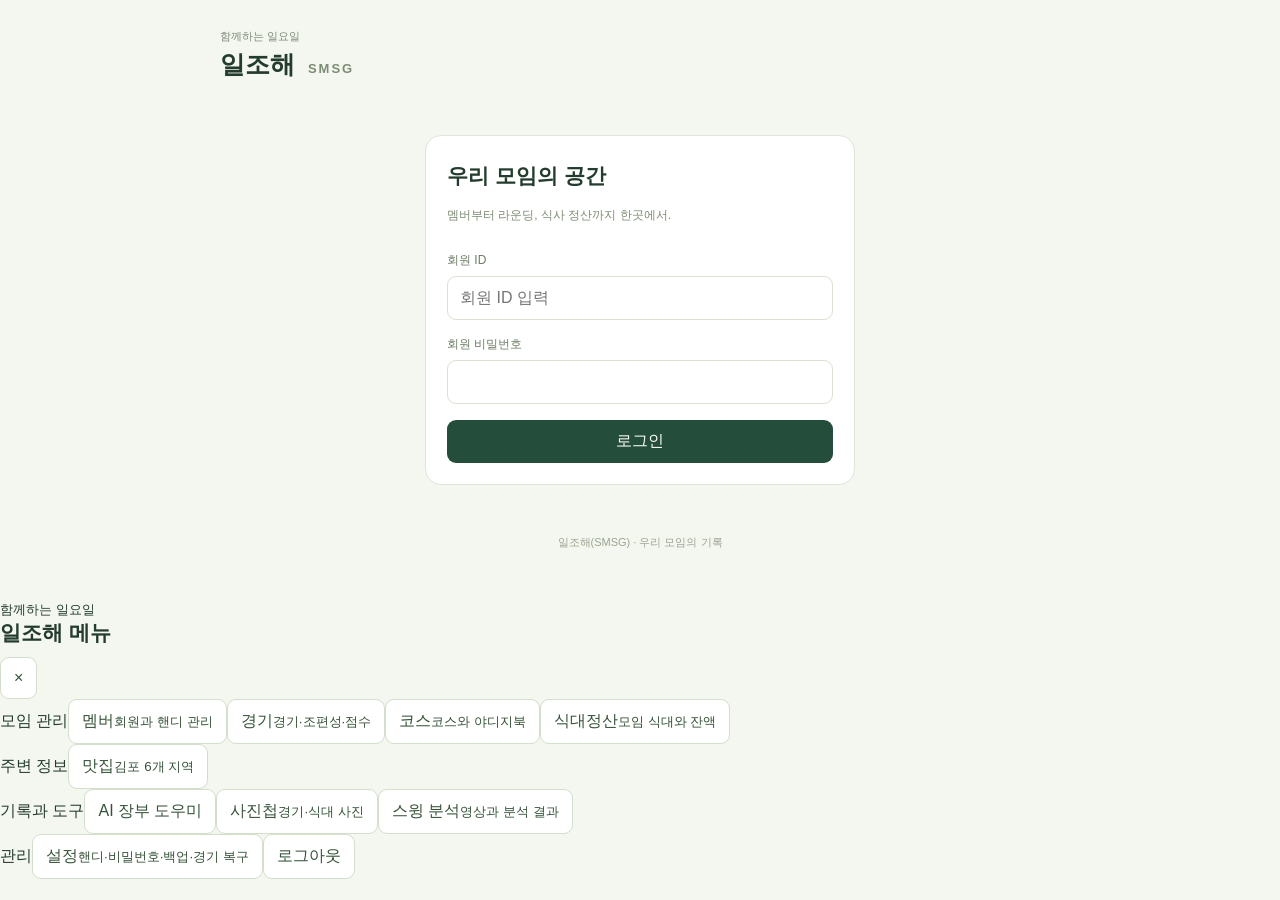
<file: server-daily/static/index.html>
<!doctype html><html lang="ko"><head><meta charset="utf-8"><meta name="viewport" content="width=device-width,initial-scale=1,viewport-fit=cover"><meta name="theme-color" content="#244e3b"><title>일조해(SMSG)</title><link rel="stylesheet" href="/static/style.css?v=gimpo-restaurants-photo-css-20261120"><script defer src="/static/app.js?v=group-handicap-sum"></script></head><body><main><header><button type="button" class="brand menu-trigger" id="menu-open" aria-label="메뉴 열기" aria-controls="app-menu" aria-expanded="false" hidden><svg viewBox="0 0 24 24" aria-hidden="true"><path d="M4 6h16M4 12h16M4 18h16"/></svg></button><div><small>함께하는 일요일</small><h1>일조해 <span>SMSG</span></h1></div><div class="header-actions"><button id="share-link" hidden>공유 링크</button><button id="settings-button" hidden>설정</button><button id="logout" hidden>로그아웃</button></div></header><p id="welcome-user" class="welcome-user" hidden></p><section id="login" class="card"><h2>우리 모임의 공간</h2><p>멤버부터 라운딩, 식사 정산까지 한곳에서.</p><form id="loginform"><label>회원 ID<input type="text" name="username" autocomplete="username" placeholder="회원 ID 입력" required></label><label>회원 비밀번호<input type="password" name="password" autocomplete="current-password" required></label><button class="primary">로그인</button></form></section><div id="app" hidden><section class="hero"><div class="hero-kicker"><small>Sunday morning screen golf</small></div><h2>좋은 사람들과,<br>즐거운 일요일.</h2><div><span id="membercount">0명의 멤버</span><span>모임 잔액 <b id="balance">0원</b></span></div></section><nav aria-label="주 메뉴"><button data-tab="members" class="selected">멤버</button><button data-tab="games">경기</button><button data-tab="courses">코스</button><button data-tab="meals">식대정산</button></nav><section id="content"></section></div><p id="status" role="status"></p><footer>일조해(SMSG) · 우리 모임의 기록</footer></main><dialog id="editor"><div class="dialoghead"><h2 id="dialogtitle"></h2><button id="close" aria-label="닫기">✕</button></div><form id="editform"></form></dialog><dialog id="share-dialog"><div class="dialoghead"><h2>전체 장부 공유 링크</h2><button type="button" id="share-close" aria-label="닫기">✕</button></div><p>읽기 전용 링크입니다. 링크를 가진 누구나 회원 이름·핸디·메모·참석 기록, 경기·참가자·점수·조편성, 식대 수입·지출·잔액·메모를 볼 수 있습니다.</p><p class="note">링크를 새로 만들면 이전 링크는 사용할 수 없게 됩니다. 공유 링크 메뉴에서 언제든 폐기할 수 있습니다.</p><div id="share-link-result" hidden><label>공유 주소<input id="share-url" type="url" readonly></label><button type="button" id="share-copy" class="primary full">주소 복사</button></div><div class="share-dialog-actions"><button type="button" id="share-create" class="primary">공유 링크 만들기</button><button type="button" id="share-revoke" class="delete">링크 폐기</button></div><p id="share-status" role="status"></p></dialog><dialog id="meal-image-preview" class="meal-image-preview"><div class="dialoghead"><h2>식대 정산 이미지</h2><button type="button" id="meal-image-close" aria-label="닫기">✕</button></div><p class="note">iPhone에서는 아래 버튼을 누른 뒤 공유 메뉴에서 <b>이미지 저장</b>을 선택하면 사진 앱에 저장됩니다.</p><div class="meal-image-preview-frame"><img id="meal-image-preview-img" alt="식대 정산표 미리보기"></div><div class="meal-image-preview-actions"><button type="button" id="meal-image-share" class="primary">사진 앱에 저장 / 공유</button><a id="meal-image-download" class="secondary" href="#" download>파일로 다운로드</a></div></dialog><div id="app-menu" class="app-menu-overlay" aria-hidden="true"><aside class="app-menu-panel" role="dialog" aria-modal="true" aria-labelledby="app-menu-title"><div class="app-menu-head"><div><small>함께하는 일요일</small><h2 id="app-menu-title">일조해 메뉴</h2></div><button type="button" id="menu-close" aria-label="메뉴 닫기">×</button></div><div class="app-menu-group"><span>모임 관리</span><button type="button" data-menu-tab="members"><span>멤버</span><small>회원과 핸디 관리</small></button><button type="button" data-menu-tab="games"><span>경기</span><small>경기·조편성·점수</small></button><button type="button" data-menu-tab="courses"><span>코스</span><small>코스와 야디지북</small></button><button type="button" data-menu-tab="meals"><span>식대정산</span><small>모임 식대와 잔액</small></button></div><div class="app-menu-group"><span>주변 정보</span><button type="button" data-menu-tab="restaurants"><span>맛집</span><small>김포 6개 지역</small></button></div><div class="app-menu-group"><span>기록과 도구</span><button type="button" id="menu-assistant"><span>AI 장부 도우미</span></button><button type="button" id="menu-gallery"><span>사진첩</span><small>경기·식대 사진</small></button><button type="button" id="menu-swing"><span>스윙 분석</span><small>영상과 분석 결과</small></button></div><div class="app-menu-group"><span>관리</span><button type="button" id="menu-settings"><span>설정</span><small>핸디·비밀번호·백업·경기 복구</small></button><button type="button" id="menu-logout"><span>로그아웃</span></button></div></aside></div></body></html>
</file>
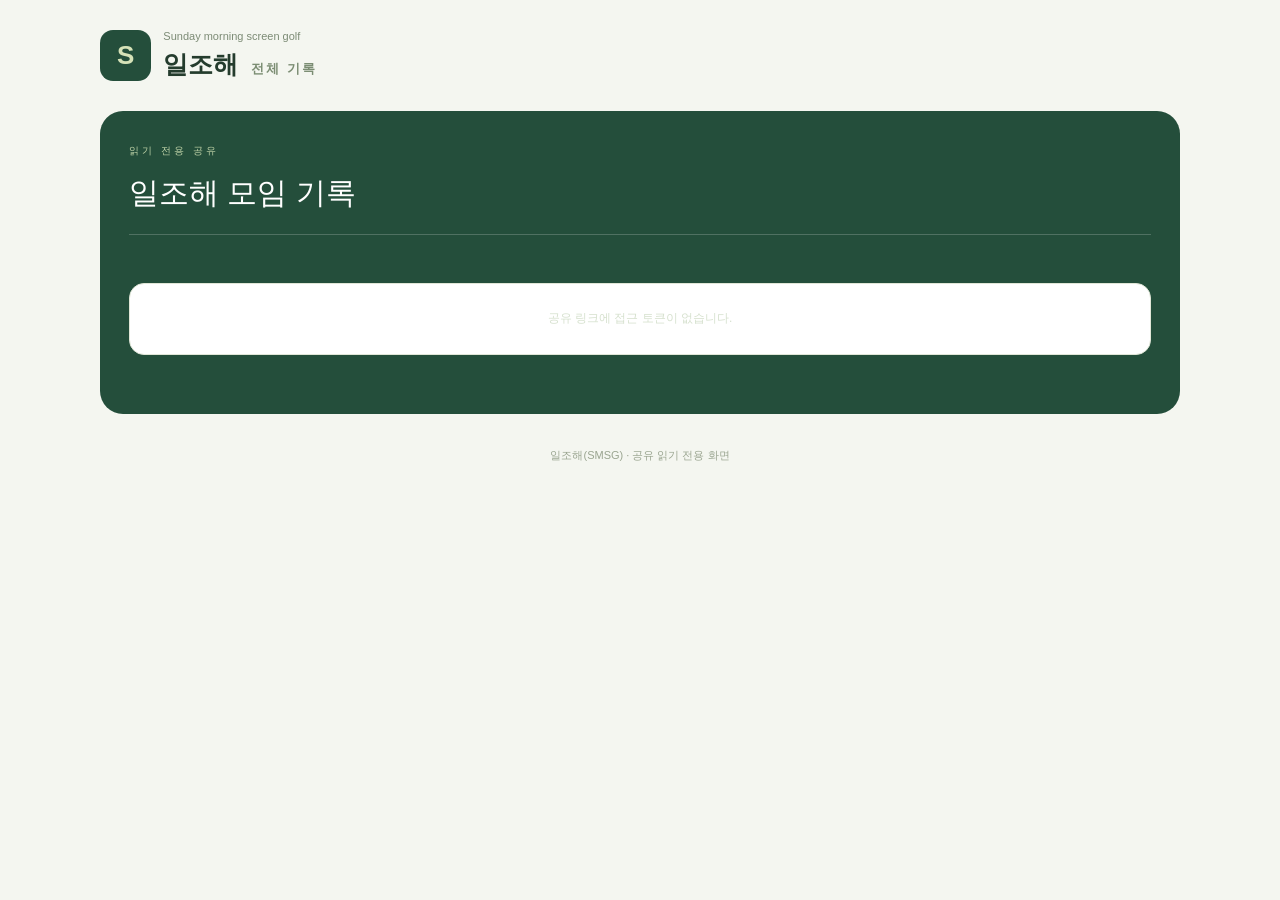
<file: static/share.html>
<!doctype html>
<html lang="ko">
<head>
  <meta charset="utf-8">
  <meta name="viewport" content="width=device-width,initial-scale=1,viewport-fit=cover">
  <meta name="theme-color" content="#244e3b">
  <meta name="referrer" content="no-referrer">
  <title>일조해 전체 장부</title>
  <link rel="stylesheet" href="/static/style.css">
  <link rel="stylesheet" href="/static/share.css">
  <script defer src="/static/share.js"></script>
</head>
<body>
  <main class="shared-main">
    <header><div class="brand">S</div><div><small>Sunday morning screen golf</small><h1>일조해 <span>전체 기록</span></h1></div></header>
    <section class="hero shared-hero"><small>읽기 전용 공유</small><h2>일조해 모임 기록</h2><div id="shared-summary">공유 링크를 확인하고 있습니다.</div></section>
    <nav id="shared-nav" class="shared-nav" aria-label="공유 기록 메뉴" hidden>
      <button type="button" data-view="members" class="selected">회원</button>
      <button type="button" data-view="games">경기</button>
      <button type="button" data-view="meals">식대</button>
      <button type="button" data-view="all">전체</button>
    </nav>
    <div id="shared-content"></div>
    <footer>일조해(SMSG) · 공유 읽기 전용 화면</footer>
  </main>
</body>
</html>
</file>
<file: static/style.css>
*{box-sizing:border-box}body{margin:0;background:#f4f6f0;color:#243c2d;font-family:Arial,'Apple SD Gothic Neo','Malgun Gothic',sans-serif}main{max-width:880px;margin:auto;padding:26px 20px 50px}header{display:flex;gap:12px;align-items:center;margin-bottom:26px}.brand{background:#244e3b;color:#d6e2b8;border-radius:13px;font-size:26px;padding:10px 17px;font-weight:bold}header small{color:#7c8b75;font-size:11px}h1{font-size:25px;margin:4px 0}h1 span{font-size:13px;letter-spacing:2px;margin-left:6px;color:#7b8d73}header>button{margin-left:auto;font-size:11px}.hero{background:#244e3b;color:#fff;border-radius:23px;padding:29px}.hero small{letter-spacing:3px;font-size:10px;color:#bed2a7}.hero h2{font-size:30px;line-height:1.4;font-weight:500;margin:20px 0 26px}.hero>div{border-top:1px solid #ffffff33;padding-top:18px;display:flex;justify-content:space-between;font-size:12px;color:#d6e1ce}.hero b{color:white;margin-left:8px}nav{display:grid;grid-template-columns:repeat(4,1fr);gap:5px;background:#e8ede1;padding:5px;border-radius:13px;margin:23px 0}button{font:inherit;cursor:pointer;border:1px solid #d4decc;border-radius:9px;padding:11px 13px;background:white;color:#355238}nav button{border:0;background:transparent;font-size:13px;padding:13px 3px}.selected{background:white;box-shadow:0 2px 7px #2e492014;font-weight:600}.primary{background:#244e3b;color:white;border:0}.title{display:flex;justify-content:space-between;align-items:center;margin:26px 0 17px}h2{font-size:21px;margin:0 0 10px}.title h2{margin:0}.title p,.card p{color:#7d8c73;font-size:12px;line-height:1.8}.title p{margin:6px 0 0}.cards{display:grid;grid-template-columns:1fr 1fr;gap:13px}.card{background:white;border:1px solid #e0e6d7;border-radius:16px;padding:21px}.clickable{cursor:pointer;text-align:left;width:100%}.card h3{font-size:18px;margin:5px 0 13px}.row{display:flex;justify-content:space-between;align-items:center;gap:12px}.muted{font-size:12px;color:#8b9782}.badge{background:#edf4e6;color:#53794a;padding:6px 10px;border-radius:20px;font-size:12px}.negative{background:#fff0e8;color:#aa633f}.stats{display:grid;grid-template-columns:repeat(3,1fr);gap:10px;margin-top:20px}.stats small{display:block;color:#8b9682;font-size:10px;margin-bottom:6px}.stats b{font-size:14px;font-weight:550}.empty{padding:35px 20px;text-align:center;color:#86957d;border:1px dashed #cedbc5;border-radius:15px;line-height:1.8}.rank{font-size:12px;color:#93a186}.big{font-size:29px;font-weight:600}label{display:flex;flex-direction:column;gap:7px;color:#6d7c64;font-size:12px;margin-bottom:16px}input,select,textarea{font:inherit;font-size:16px;width:100%;padding:12px;border:1px solid #d9e2d0;border-radius:9px;color:#2b4933;background:white}input:focus,textarea:focus{outline:2px solid #7da76b}input[type=checkbox]{width:20px;accent-color:#31593b}label.check{flex-direction:row;align-items:center;background:white;border:1px solid #e0e5d8;border-radius:10px;padding:13px;margin:0}dialog{border:0;border-radius:22px;background:#f8faf4;padding:23px;width:calc(100% - 24px);max-width:480px;max-height:93dvh;overflow:auto;color:inherit}dialog::backdrop{background:#132c2177}.dialoghead{display:flex;justify-content:space-between;align-items:center;margin-bottom:17px}.dialoghead button{border:0;background:#eaf0e1}.grid{display:grid;grid-template-columns:1fr 1fr;gap:0 14px}.wide{grid-column:span 2}.full{width:100%}.calc{padding:15px;background:#e9f2e2;border-radius:10px;margin-bottom:17px}.filters{display:flex;gap:10px;margin-bottom:17px}.filters select{width:125px}#status{color:#8b512f;line-height:1.6;font-size:13px}footer{text-align:center;color:#9aa590;font-size:11px;margin-top:34px}.group{margin-bottom:15px}.group ul{list-style:none;padding:0;margin:15px 0 0}.group li{display:flex;justify-content:space-between;padding:10px 0;border-top:1px solid #eef2e8;font-size:14px}.round-controls{margin-bottom:18px}.gap{margin-top:17px}.delete{color:#aa6249;background:transparent;border:0;width:100%;margin-top:13px}button:disabled{opacity:.5;cursor:wait}.ranklist{display:flex;flex-direction:column;gap:12px}.ranklist .card{display:flex;justify-content:space-between;align-items:center}.ranklist h3{margin:4px 0}.note{margin-top:13px;color:#94a08a;font-size:11px;line-height:1.7}.card form .primary{width:100%}#login{max-width:430px;margin:50px auto}#login h2{margin:5px 0 15px}#login p{margin-bottom:25px}[hidden]{display:none!important}@media(max-width:600px){main{padding:21px 16px 40px}.cards{grid-template-columns:1fr}.hero{padding:25px}.hero h2{font-size:28px}nav button{font-size:12px}.stats b{font-size:16px}.title h2{font-size:20px}dialog{margin:auto auto 0;border-radius:22px 22px 0 0;width:100%;padding-bottom:max(24px,env(safe-area-inset-bottom))}}

.game-toolbar{margin-bottom:16px}.group-total{padding-top:14px;border-top:1px solid #e0e6d7;font-size:13px}.filters select{min-width:150px}

.participant-result{border:0;background:transparent;padding:0;border-radius:0}.participant-result p{margin-bottom:0}

.group-sheet{max-width:1050px;width:calc(100% - 32px);margin:auto;border-radius:20px;background:#fff}.group-sheet .dialoghead h2{margin:6px 0 0}.group-sheet .dialoghead small{color:#74866d}.sheet-scroll{overflow-x:auto;padding-bottom:8px}.sheet-layout{display:grid;grid-template-columns:minmax(180px,0.9fr) minmax(270px,1.4fr) minmax(180px,0.9fr);gap:12px;align-items:stretch;min-width:690px}.match-table{border-collapse:collapse;width:100%;font-size:13px;text-align:center;border:2px solid #244e3b}.match-table caption{font-weight:bold;text-align:left;padding:8px 0 10px;color:#244e3b}.match-table th,.match-table td{border:1px solid #71876d;padding:9px 6px;white-space:nowrap}.match-table thead{background:#c7d8bf;color:#243c2d}.rank-table tbody tr:nth-child(even),.team-0{background:#edf3e8}.team-1{background:#fffbe3}.team-total{font-size:16px}.team-total small{display:block;font-size:11px;margin-top:6px;font-weight:normal}.match-info{border:2px solid #244e3b;margin-top:33px;padding:14px;background:#f8faf4}.match-info h3{margin:0 0 15px;font-size:15px}.match-info strong{color:#244e3b;font-size:17px}.match-info p{font-size:13px;line-height:1.8;margin-top:20px}.sheet-actions{display:flex;gap:9px;justify-content:flex-end;margin-top:18px}@media(max-width:600px){.group-sheet{width:calc(100% - 16px);margin:auto;border-radius:16px;padding:16px;max-height:90dvh}.group-sheet .dialoghead h2{font-size:19px}.sheet-actions button{flex:1;font-size:13px}.match-table th,.match-table td{padding:8px 5px}.sheet-layout{min-width:660px}}

.group-sheet.capture-fit{width:calc(100% - 16px);max-width:1050px;max-height:calc(100dvh - 16px);margin:auto;overflow:hidden;padding:14px;border-radius:16px}.capture-fit .dialoghead{margin-bottom:10px}.capture-fit .dialoghead h2{font-size:18px}.sheet-fit-controls{display:flex;gap:8px;margin-bottom:12px}.sheet-fit-controls button{font-size:12px;padding:7px 12px}.sheet-fit-controls button[aria-pressed=true]{background:#244e3b;color:#fff}.capture-fit .sheet-scroll{overflow:hidden;padding:0;margin:0 auto}.capture-fit .sheet-layout{width:900px;min-width:900px;grid-template-columns:230px 360px 286px;gap:12px;transform-origin:top left}.capture-fit .match-table{font-size:13px}.capture-fit .match-table th,.capture-fit .match-table td{padding:6px 5px}.capture-fit .match-info{padding:12px}.capture-fit .match-info p{margin-top:12px}.capture-fit .sheet-actions{margin-top:12px}.capture-fit .sheet-actions button{padding:8px 12px;font-size:12px}.capture-fit.fit-portrait .sheet-layout{width:560px;min-width:560px;grid-template-columns:218px 330px}.fit-portrait .match-info{grid-column:1 / -1;margin-top:0;display:grid;grid-template-columns:1fr 1fr;gap:6px 14px}.fit-portrait .match-info h3,.fit-portrait .match-info strong{margin:0;font-size:14px}.fit-portrait .match-info p{margin:0;font-size:12px;line-height:1.5}.fit-portrait .match-info .note{grid-column:1 / -1}.capture-fit .sheet-actions button{flex:initial}@media(max-width:600px){.capture-fit .sheet-actions button{flex:1}.group-sheet.capture-fit{padding:12px}.capture-fit .dialoghead h2{font-size:17px}}

.participant-delete{display:block;width:auto;margin:10px 0 0 auto;padding:6px 9px;border:0;border-radius:7px;background:#c93636;color:#fff;font-size:10px;line-height:1.3}.participant-delete:hover{background:#ac2929}

.member-details{display:grid;grid-template-columns:minmax(0,1fr) minmax(0,1fr);gap:14px 12px;align-items:start}.member-detail{display:flex;flex-direction:column;gap:5px;min-width:0;font-size:12px;color:#7b8b73;overflow-wrap:anywhere}.member-detail b{color:#355238;font-size:13px}.member-detail:nth-child(even){text-align:right}

.member-detail{flex-direction:row;align-items:baseline;gap:5px;font-size:12px}.member-detail b{font-size:12px;white-space:nowrap}.member-detail:nth-child(even){justify-content:flex-end}.member-detail>span{white-space:nowrap}

.member-detail:nth-child(even){justify-content:flex-start;text-align:left}

#editform .grid{grid-template-columns:minmax(0,1fr) minmax(0,1fr)}#editform .grid>label{min-width:0}#editform input,#editform select,#editform textarea{min-width:0;max-width:100%}#editform input[type=date]{appearance:none;-webkit-appearance:none;display:block;min-height:46px}@media(max-width:380px){#editform .grid{grid-template-columns:minmax(0,1fr)}#editform .wide{grid-column:span 1}}

#editform .participant-save{margin-top:20px}

#editor.participants-dialog{overflow:hidden;height:min(760px,90dvh);max-height:90dvh}#editor.participants-dialog[open]{display:flex;flex-direction:column}#editor.participants-dialog .dialoghead{flex:0 0 auto;margin-bottom:12px}#editor.participants-dialog #editform{display:flex;flex-direction:column;flex:1;min-height:0;overflow:hidden}#editor.participants-dialog #editform>.note{flex:0 0 auto;margin:0 0 12px}#editor.participants-dialog #editform>.cards{flex:1;min-height:0;overflow-y:auto;overscroll-behavior:contain;-webkit-overflow-scrolling:touch;padding-right:3px;padding-bottom:3px;align-content:start}#editor.participants-dialog .participant-save{flex:0 0 auto;margin-top:16px}#editor.participants-dialog #editerror{flex:0 0 auto;margin:8px 0 0;font-size:12px;color:#a33b31}@media(max-width:600px){#editor.participants-dialog{height:90dvh;padding-bottom:max(16px,env(safe-area-inset-bottom))}}

#editor.group-edit-dialog{overflow:hidden;height:min(760px,90dvh);max-height:90dvh}#editor.group-edit-dialog[open]{display:flex;flex-direction:column}#editor.group-edit-dialog .dialoghead{flex:0 0 auto;margin-bottom:12px}#editor.group-edit-dialog #editform{display:flex;flex-direction:column;flex:1;min-height:0;overflow:hidden}#editor.group-edit-dialog #editform>.note{flex:0 0 auto;margin:0 0 10px}#editor.group-edit-dialog #groupeditpreview{flex:0 0 auto;margin-bottom:10px;max-height:22dvh;overflow-y:auto}#editor.group-edit-dialog .group-edit-list{flex:1;min-height:0;overflow-y:auto;overscroll-behavior:contain;-webkit-overflow-scrolling:touch;padding-right:3px}#editor.group-edit-dialog #editform>.primary{flex:0 0 auto;margin-top:16px}#editor.group-edit-dialog #editerror{flex:0 0 auto;margin:8px 0 0;font-size:12px;color:#a33b31}@media(max-width:600px){#editor.group-edit-dialog{height:90dvh;padding-bottom:max(16px,env(safe-area-inset-bottom))}}

.member-attendance-history{margin-top:24px;padding-top:18px;border-top:1px solid #d9e2d0}.member-attendance-history h3{font-size:16px;margin:0 0 12px}.member-attendance-history ul{list-style:none;padding:0;margin:0}.member-attendance-history li{display:flex;justify-content:space-between;align-items:center;gap:12px;padding:12px 0;border-bottom:1px solid #e5ebdf;font-size:12px}.member-attendance-history li small{display:block;margin-top:5px;color:#819178}.member-attendance-history li>span{white-space:nowrap;color:#355238}

.member-profile-labels{display:grid;grid-template-columns:1fr 1fr;gap:16px;padding:14px;background:#edf3e8;border-radius:10px;margin-bottom:16px}.member-profile-labels>div{display:flex;flex-direction:column;gap:7px}.member-profile-labels span{font-size:12px;color:#6d7c64}.member-profile-labels strong{font-size:17px;color:#2b4933}

#editor.member-edit-dialog{overflow:hidden;max-height:90dvh}#editor.member-edit-dialog[open]{display:flex;flex-direction:column}#editor.member-edit-dialog .dialoghead{flex:0 0 auto;margin-bottom:16px}#editor.member-edit-dialog #editform{min-height:0;overflow-y:auto;overscroll-behavior:contain;-webkit-overflow-scrolling:touch;padding-right:3px}

.member-attendance-history .attendance-date-course{display:flex;align-items:center;gap:10px;min-width:0;flex:1}.member-attendance-history .attendance-date{white-space:nowrap;font-size:12px}.member-attendance-history .attendance-course{font-size:15px;color:#2b4933;overflow-wrap:anywhere;line-height:1.4}

.member-attendance-history .attendance-date,.member-attendance-history li>span{font-size:15px}

.game-edit-actions{display:flex;gap:7px;flex-wrap:wrap;justify-content:flex-end}.game-delete{background:#c93636;color:white;border:0;font-size:12px}

.game-delete-footer{display:flex;justify-content:flex-end;margin-top:24px}

.match-note{grid-column:1 / -1;border:2px solid #244e3b;padding:12px;background:#f8faf4;font-size:13px;line-height:1.6}.match-note h3{font-size:14px;margin:0 0 6px}.match-note>div{white-space:pre-wrap;overflow-wrap:anywhere}

.match-inline-note{display:block;margin-top:12px;white-space:pre-wrap;overflow-wrap:anywhere}

.attendance-actions{display:flex;gap:10px}.attendance-actions .primary{flex:1}.attendance-actions .game-delete{flex:0 0 auto}

.upcoming-course-row{display:flex;justify-content:space-between;align-items:center;gap:10px;margin-bottom:12px}.upcoming-course-row h3{margin:0;min-width:0;overflow-wrap:anywhere}.upcoming-course-row .attendance-actions{flex:0 0 auto}.upcoming-course-row .attendance-actions button{flex:0 0 auto;font-size:11px;padding:6px 10px;white-space:nowrap}

.upcoming-course-row .attendance-actions{flex:0 0 33.333%;justify-content:flex-end}.upcoming-course-row .attendance-actions button{width:100%;font-size:13px;padding:10px 12px}

.participant-card{display:grid;grid-template-columns:minmax(0,1fr) auto;gap:10px;align-items:start}.participant-side{display:flex;flex-direction:column;align-items:flex-end;gap:8px}.participant-side .participant-delete{margin:0}.participant-side .badge{white-space:nowrap}

.game-list-card-layout{display:grid;grid-template-columns:minmax(0,1fr) auto;gap:12px;align-items:start}.game-list-card-meta{display:flex;flex-direction:column;align-items:flex-end;gap:10px;text-align:right}.game-list-card-meta .muted{font-size:11px;white-space:nowrap}.game-list-card-meta .badge{white-space:nowrap}

.game-list-aligned{align-items:center;row-gap:18px}.game-list-aligned h3,.game-list-aligned p{margin:0}.game-list-aligned>.badge,.game-list-aligned>.muted{justify-self:end;text-align:right;white-space:nowrap}.game-list-aligned>.muted{font-size:11px}

.participant-side{gap:18px}

.participant-aligned{align-items:center;row-gap:18px}.participant-aligned .participant-name h3{margin:0}.participant-aligned .participant-handicap{justify-self:end;white-space:nowrap}.participant-aligned .participant-score{grid-column:1}.participant-aligned .participant-delete{grid-column:2;justify-self:end;margin:0}

.course-results{margin:-4px 0 18px;max-height:230px;overflow-y:auto;overscroll-behavior:contain}.course-results .note{margin:4px 0 10px}.course-option{display:flex;justify-content:space-between;gap:12px;width:100%;text-align:left;margin:5px 0;padding:10px;font-size:13px}.course-option small{color:#84947b;white-space:nowrap}

.course-option-details{display:flex;flex-direction:column;gap:5px;min-width:0}.course-option-details span{font-size:12px;color:#68815c}.course-option-details b{overflow-wrap:anywhere}

.course-tab-results{display:grid;gap:8px;max-height:360px;overflow-y:auto;margin-bottom:16px}.course-tab-results .course-option{width:100%;text-align:left}.course-selected{display:flex;align-items:center;justify-content:space-between;gap:12px;margin-top:12px}.course-selected h3{margin:0 0 7px}.course-selected p{margin:0}.course-official-link{flex-shrink:0;color:#31593b;font-size:12px;font-weight:600}.course-track-tabs{display:flex;gap:9px;overflow-x:auto;margin:18px 0 22px;padding-bottom:4px}.course-track-tabs button{flex:0 0 auto;border-radius:24px;color:#888}.course-track-tabs button.active{border-color:#4c91dd;color:#347ac7;background:#f7fbff}.course-hole-title{display:flex;justify-content:space-between;align-items:center;margin:0 4px}.course-hole-title>div{display:flex;flex-direction:column;gap:4px}.course-hole-title strong{font-size:24px;color:#1c3024}.course-hole-title span,.course-hole-count{color:#768279}.course-hole-map{position:relative;min-height:360px;display:flex;align-items:center;justify-content:center;margin:12px 0 22px}.course-hole-map img{display:block;max-width:76%;max-height:460px;object-fit:contain}.course-hole-map>button{position:absolute;top:50%;transform:translateY(-50%);border:0;background:transparent;color:#86928b;font-size:38px;padding:5px 10px}.course-hole-map>button:first-of-type{left:0}.course-hole-map>button:last-of-type{right:0}.course-tee-grid{display:grid;grid-template-columns:1fr 1fr;gap:14px 10px;background:#f9f9f9;border-radius:14px;padding:18px}.course-tee-item>div{display:flex;align-items:center;gap:6px;font-size:14px;color:#555}.course-tee-item strong{font-weight:600}.course-tee-item small{display:block;color:#858585;margin:8px 0 0 22px;font-size:12px}.tee-dot{display:inline-block;width:10px;height:10px;border-radius:50%}.tee-black{background:#444}.tee-blue{background:#3584df}.tee-white{background:#fff;border:1px solid #ccc}.tee-yellow{background:#f28a37}.tee-red{background:#ee5260}.tee-pink{background:#ed85bd}.course-strategy{margin:24px 0}.course-strategy h3{font-size:17px;margin:0 0 10px}.course-strategy-card{padding:14px;background:white;border:1px solid #e0e6d7;border-radius:12px;margin:8px 0}.course-strategy-card>div{display:flex;justify-content:space-between;color:#65705e;font-size:12px}.course-strategy-card small{color:#99a094}.course-strategy-card p{font-size:14px;line-height:1.7;white-space:normal;margin:10px 0 0;color:#39443b}@media(max-width:600px){.course-selected{align-items:flex-start;flex-direction:column}.course-hole-map{min-height:340px}.course-hole-map img{max-height:440px}.course-tee-grid{padding:16px 13px;gap:16px 8px}}
.course-filter-grid{display:grid;grid-template-columns:repeat(3,minmax(0,1fr));gap:10px;margin:14px 0 16px}.course-filter-grid label{font-size:13px}.course-filter-grid select{width:100%;margin-top:6px}@media(max-width:600px){.course-filter-grid{grid-template-columns:1fr 1fr}.course-filter-grid label:first-child{grid-column:1/-1}}
.course-recommendations{margin:18px 0}.course-recommendations h3{margin:0 0 6px;font-size:17px}.course-recommendations .course-option{margin:7px 0}
.course-recommendations .recommended-selected{border:2px solid #426e50;background:#eff6ed;box-shadow:0 0 0 2px #426e501a}.course-recommendations .recommended-selected small{color:#31593b;font-weight:700}
.course-recommendations .recommended-course{transition:background-color .08s,border-color .08s,box-shadow .08s,transform .08s}.course-recommendations .recommended-rolling{transform:scale(1.01)}
.member-attendance-history button.attendance-course{border:0;background:transparent;padding:0;margin:0;color:#2b4933;font:inherit;font-size:15px;font-weight:600;text-align:left;overflow-wrap:anywhere;line-height:1.4;cursor:pointer}.member-attendance-history button.attendance-course:hover{text-decoration:underline;color:#31593b}.member-course-detail{margin-top:18px;scroll-margin-top:20px}.member-course-detail>.empty{padding:14px;background:#f7f8f5;border-radius:10px}.member-course-detail>.course-option{margin:7px 0}.member-course-detail>.course-selected{margin-top:0}.member-course-detail .course-intro{margin:14px 0;padding:15px;background:#fff;border:1px solid #e0e6d7;border-radius:12px}.member-course-detail .course-intro h3{margin:0 0 8px;font-size:16px}.member-course-detail .course-intro p{margin:8px 0;line-height:1.65}.member-course-detail .course-intro small{color:#748071}
.member-attendance-history .attendance-difficulties{white-space:nowrap;color:#71816e;font-size:12px;line-height:1.4}
.game-course-title{border:0;background:transparent;padding:0;margin:0;color:inherit;font:inherit;font-size:inherit;font-weight:inherit;text-align:left;cursor:pointer}.game-course-title:hover{color:#31593b;text-decoration:underline}#game-course-detail{margin:0 0 18px}
.profile-history-row{display:block!important}.profile-history-content{display:flex;align-items:center;justify-content:space-between;gap:12px;flex-wrap:wrap;width:100%}.profile-history-content .attendance-date-course{flex:1}.profile-history-content .profile-history-score{white-space:nowrap;color:#355238}.profile-history-content .member-course-detail{flex:0 0 100%;width:100%}
.profile-history-content .member-course-detail[hidden]{display:none!important}
.member-directory-card{display:block;color:inherit;text-decoration:none;transition:border-color .15s,transform .15s}.member-directory-card:hover{border-color:#9bad8b;transform:translateY(-1px)}
.member-history-row{display:block!important}.member-history-content{display:flex;align-items:center;justify-content:space-between;gap:12px;flex-wrap:wrap;width:100%}.member-history-content .attendance-date-course{flex:1}.member-history-content .member-history-score{white-space:nowrap;color:#355238}.member-history-content .member-course-detail{flex:0 0 100%;width:100%}.member-history-content .member-course-detail[hidden]{display:none!important}
.header-actions{display:flex;gap:8px;margin-left:auto}.header-actions button{margin-left:0}.header-actions #password-change{font-size:11px}
.member-directory-grid{grid-template-columns:repeat(3,minmax(0,1fr));gap:10px}.member-directory-grid .member-directory-card{padding:14px 8px;text-align:center}.member-directory-grid h3{margin:0;font-size:16px;line-height:1.4;overflow-wrap:anywhere}
@media(max-width:600px){.member-directory-grid{grid-template-columns:repeat(3,minmax(0,1fr));gap:8px}.member-directory-grid .member-directory-card{padding:12px 5px}.member-directory-grid h3{font-size:14px}}
.handicap-basis{display:inline-block;margin-left:4px;color:#87947f;font-size:9px;font-weight:500;vertical-align:baseline}
</file>
<file: static/share.css>
.shared-hero>#shared-summary{display:block;border-top:1px solid #ffffff33;padding-top:18px;color:#d6e1ce;font-size:12px}.shared-hero .shared-summary-grid{display:grid;grid-template-columns:repeat(3,minmax(0,1fr));gap:10px;margin:16px 0 0}.shared-hero .shared-summary-card{min-width:0;overflow-wrap:anywhere}.shared-hero .shared-summary-card b{display:block;white-space:nowrap;font-size:16px}.shared-main{max-width:1120px;min-width:0}.shared-main>*{min-width:0}.shared-hero{margin-bottom:18px}.shared-hero h2{margin:14px 0 20px}.shared-nav{grid-template-columns:repeat(4,1fr);margin:14px 0 20px}.shared-section{margin:20px 0 30px}.shared-section>h2,.shared-mobile-section>h2{margin:0 0 12px}.shared-table-wrap{overflow-x:auto;max-width:100%;background:#fff;border:1px solid #e0e6d7;border-radius:14px}.shared-table{border-collapse:collapse;width:100%;font-size:13px;min-width:680px}.shared-table th,.shared-table td{padding:11px 12px;border-bottom:1px solid #e9eee4;text-align:left;vertical-align:top;line-height:1.55}.shared-table th{background:#edf3e8;color:#486247;white-space:nowrap}.shared-table tr:last-child td{border-bottom:0}.shared-table td small{display:block;color:#7d8c73;margin-top:4px}.shared-summary-grid{display:grid;grid-template-columns:repeat(3,minmax(0,1fr));gap:10px;margin:16px 0}.shared-summary-card{min-width:0;background:#fff;border:1px solid #e0e6d7;border-radius:13px;padding:14px}.shared-summary-card small{display:block;color:#7d8c73;font-size:11px;margin-bottom:6px}.shared-summary-card b{font-size:16px}.shared-error{margin:30px 0;padding:24px;background:#fff;border:1px solid #e0e6d7;border-radius:15px;text-align:center;line-height:1.8}.shared-note{white-space:pre-wrap;overflow-wrap:anywhere}.shared-group{min-width:150px}.shared-readonly{font-size:11px;color:#d6e1ce}.shared-mobile-section{display:none}.shared-record-list{display:grid;gap:10px}.shared-record-card{min-width:0;padding:15px;background:#fff;border:1px solid #e0e6d7;border-radius:14px;overflow-wrap:anywhere}.shared-record-card h3{display:flex;align-items:baseline;justify-content:space-between;gap:8px;margin:0 0 12px;font-size:17px}.shared-record-card h3 span{flex-shrink:0;color:#809078;font-size:11px;font-weight:400}.shared-record-card dl{display:grid;grid-template-columns:repeat(2,minmax(0,1fr));gap:10px 14px;margin:0}.shared-record-card dl>div{min-width:0}.shared-record-card dt{color:#7d8c73;font-size:11px}.shared-record-card dd{margin:4px 0 0;color:#2b4933;font-size:14px;font-weight:600;overflow-wrap:anywhere}.shared-record-card .shared-note{margin:13px 0 0;padding-top:10px;border-top:1px solid #e9eee4;line-height:1.6}.shared-record-heading{display:flex;justify-content:space-between;align-items:baseline;gap:10px}.shared-record-heading time{flex-shrink:0;color:#74866d;font-size:12px}.shared-record-heading>b{min-width:0;text-align:right;font-size:16px;overflow-wrap:anywhere}.shared-record-meta{margin:5px 0 13px;color:#82917a;font-size:12px}.shared-record-card h4{margin:12px 0 7px;color:#74866d;font-size:12px}.shared-participants{list-style:none;padding:0;margin:0}.shared-participants li{display:flex;justify-content:space-between;gap:12px;padding:8px 0;border-top:1px solid #edf0e9;font-size:13px}.shared-participants li span{color:#355238;font-weight:600}.shared-card-section{margin-top:12px;padding-top:8px;border-top:1px solid #e9eee4}.shared-card-section p{margin:6px 0;font-size:13px;line-height:1.6}.shared-card-section p b{display:inline-block;min-width:34px;color:#486247}.shared-money-grid{grid-template-columns:repeat(2,minmax(0,1fr))!important}.shared-mobile-section .empty{background:#fff}@media(max-width:600px){.shared-main{padding:16px 12px 36px}.shared-main>header{gap:9px;margin-bottom:18px}.shared-main>header .brand{padding:8px 13px;font-size:22px}.shared-main h1{font-size:21px}.shared-main h1 span{font-size:11px}.shared-hero{padding:20px}.shared-hero h2{font-size:23px}.shared-nav button{font-size:12px;padding:11px 4px}.shared-hero .shared-summary-grid{gap:7px}.shared-summary-grid{gap:7px}.shared-summary-card{padding:11px 9px}.shared-hero .shared-summary-card b{font-size:13px}.shared-summary-card b{font-size:13px}.shared-section{margin:16px 0 24px}.shared-section>h2,.shared-mobile-section>h2{font-size:18px}.shared-mobile-section{display:block;margin:16px 0 24px}.shared-record-card{padding:13px}.shared-record-card dl{gap:9px 10px}.shared-record-card dd{font-size:13px}.shared-error{padding:18px 14px}}
</file>
